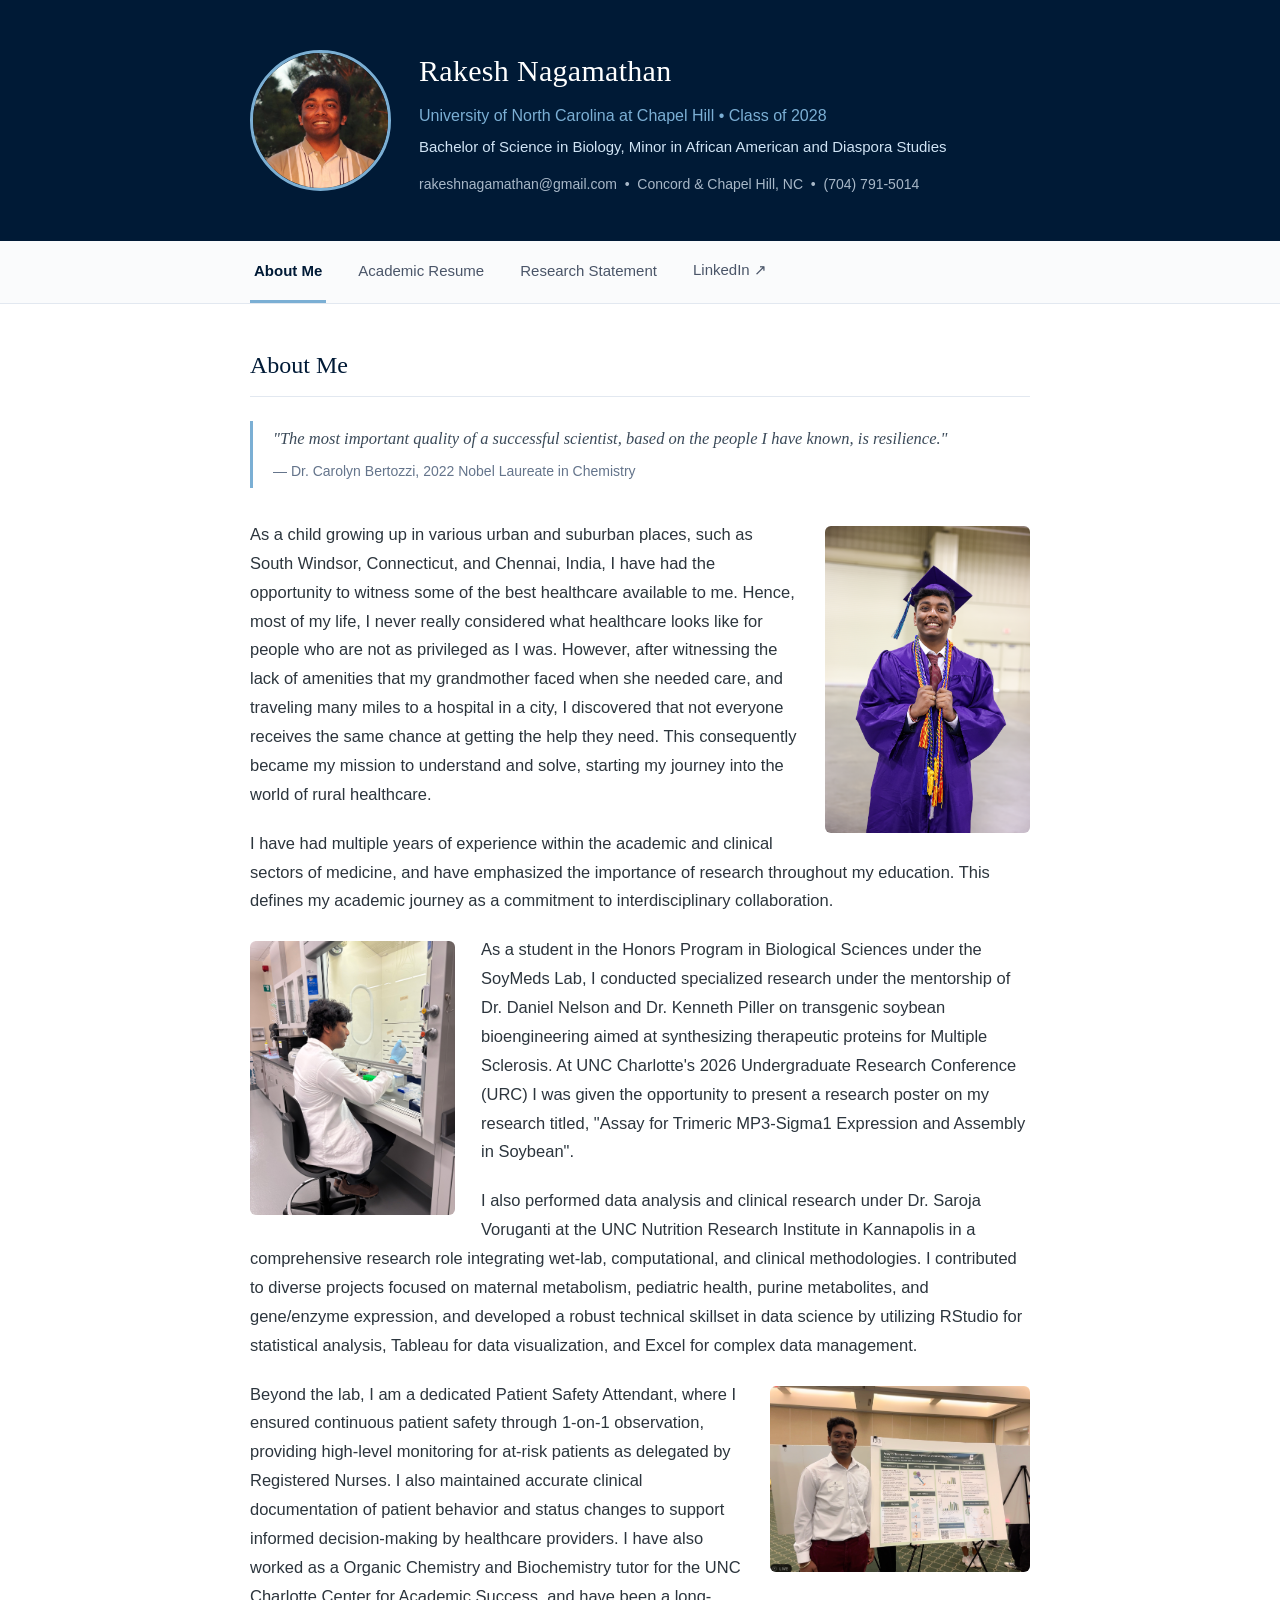
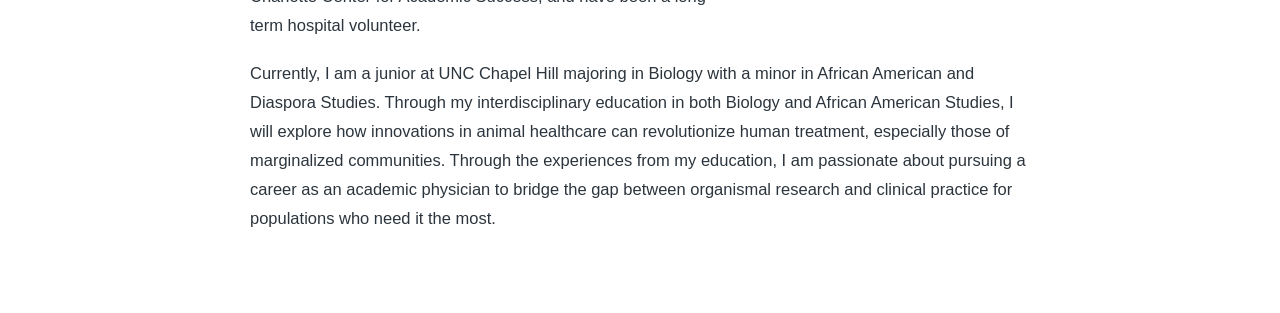
<file: index.html>
<!DOCTYPE html>
<html lang="en">
<head>
    <meta charset="UTF-8">
    <meta name="viewport" content="width=device-width, initial-scale=1.0">
    <title>Rakesh Nagamathan - Academic Portfolio</title>
    <style>
        body {
            font-family: 'Calibri', 'Segoe UI', Arial, sans-serif;
            background: #ffffff;
            color: #2c353d;
            margin: 0;
            line-height: 1.75;
        }

        h1, h2, .quote-box {
            font-family: 'Georgia', serif;
        }

        /* Clean Header */
        header {
            background: #001A36;
            color: white;
            padding: 45px 20px;
        }

        .container {
            max-width: 780px;
            margin: 0 auto;
        }

        .profile-container {
            display: flex;
            align-items: center;
            gap: 28px;
        }

        .profile-img {
            width: 135px;
            height: 135px;
            border-radius: 50%;
            border: 3px solid #7BAFD4;
            object-fit: cover;
        }

        h1 {
            margin: 0;
            font-size: 30px;
            font-weight: normal;
            letter-spacing: 0.3px;
        }

        .class-year {
            color: #7BAFD4;
            font-size: 16px;
            display: block;
            margin-top: 4px;
        }

        .subtitle {
            color: #d0e4f5;
            margin-top: 4px;
            font-size: 15px;
        }

        .contact-info {
            font-size: 14px;
            margin-top: 12px;
            color: #a8b8c8;
        }

        /* Minimalist Underline Navigation */
        nav {
            border-bottom: 1px solid #e2e8f0;
            background: #fafbfc;
        }

        .nav-inner {
            display: flex;
            gap: 28px;
            padding: 0 20px;
        }

        .nav-btn {
            font-family: inherit;
            background: none;
            border: none;
            border-bottom: 3px solid transparent;
            color: #4a5568;
            padding: 16px 4px;
            font-size: 15px;
            cursor: pointer;
            text-decoration: none;
            transition: color 0.2s, border-color 0.2s;
        }

        .nav-btn:hover {
            color: #001A36;
        }

        .nav-btn.active {
            color: #001A36;
            font-weight: bold;
            border-bottom-color: #7BAFD4;
        }

        /* Main Content */
        main {
            padding: 40px 20px 60px;
        }

        h2 {
            color: #001A36;
            font-size: 24px;
            font-weight: normal;
            margin: 0 0 24px;
            padding-bottom: 10px;
            border-bottom: 1px solid #e2e8f0;
        }

        p {
            font-size: 16.5px;
            margin: 0 0 20px;
        }

        /* Clean Editorial Quote */
        .quote-box {
            border-left: 3px solid #7BAFD4;
            padding: 4px 0 4px 20px;
            margin: 0 0 32px;
            font-style: italic;
            color: #3b4a59;
            font-size: 16.5px;
        }

        .quote-author {
            font-family: 'Calibri', 'Segoe UI', Arial, sans-serif;
            font-style: normal;
            color: #64748b;
            display: block;
            margin-top: 6px;
            font-size: 14px;
        }

        /* Subtle Floated Images */
        .float-right, .float-left {
            width: 205px;
            border-radius: 6px;
        }
        .float-right { float: right; margin: 6px 0 18px 26px; }
        .float-left { float: left; margin: 6px 26px 18px 0; }
        .poster-img { width: 260px; }

        /* Tabs & PDF */
        .tab-section { display: none; }
        .tab-section.active { display: block; }

        iframe {
            width: 100%;
            height: 720px;
            border: 1px solid #e2e8f0;
            border-radius: 6px;
        }

        footer {
            text-align: center;
            padding: 30px 20px;
            font-size: 13.5px;
            color: #718096;
            border-top: 1px solid #edf2f7;
        }

        @media (max-width: 600px) {
            .profile-container { flex-direction: column; text-align: center; }
            .nav-inner { justify-content: center; flex-wrap: wrap; gap: 16px; }
            .float-right, .float-left, .poster-img { float: none; display: block; margin: 20px auto; width: 100%; max-width: 280px; }
        }
    </style>
</head>
<body>

    <header>
        <div class="container profile-container">
            <img src="edited-photo.png" alt="Rakesh Nagamathan Profile Photo" class="profile-img">
            <div>
                <h1>Rakesh Nagamathan</h1>
                <span class="class-year">University of North Carolina at Chapel Hill • Class of 2028</span>
                <div class="subtitle">Bachelor of Science in Biology, Minor in African American and Diaspora Studies</div>
                <div class="contact-info">
                    rakeshnagamathan@gmail.com &nbsp;•&nbsp; Concord &amp; Chapel Hill, NC &nbsp;•&nbsp; (704) 791-5014
                </div>
            </div>
        </div>
    </header>

    <nav>
        <div class="container nav-inner">
            <button class="nav-btn active" onclick="openTab('about', this)">About Me</button>
            <button class="nav-btn" onclick="openTab('resume', this)">Academic Resume</button>
            <button class="nav-btn" onclick="openTab('research', this)">Research Statement</button>
            <a href="https://www.linkedin.com/in/rakesh-nagamathan" target="_blank" class="nav-btn">LinkedIn ↗</a>
        </div>
    </nav>

    <main class="container">
        <!-- 1. ABOUT ME -->
        <section id="about" class="tab-section active">
            <h2>About Me</h2>
            <div class="quote-box">
                "The most important quality of a successful scientist, based on the people I have known, is resilience."
                <span class="quote-author">— Dr. Carolyn Bertozzi, 2022 Nobel Laureate in Chemistry</span>
            </div>

            <img src="IMG_0567 2.JPG" alt="Rakesh Nagamathan Graduation" class="float-right">
            <p>
As a child growing up in various urban and suburban places, such as South Windsor, Connecticut, and Chennai, India, I have had the opportunity to witness some of the best healthcare available to me. Hence, most of my life, I never really considered what healthcare looks like for people who are not as privileged as I was. However, after witnessing the lack of amenities that my grandmother faced when she needed care, and traveling many miles to a hospital in a city, I discovered that not everyone receives the same chance at getting the help they need. This consequently became my mission to understand and solve, starting my journey into the world of rural healthcare.          
  </p>
            <p>
I have had multiple years of experience within the academic and clinical sectors of medicine, and have emphasized the importance of research throughout my education. This defines my academic journey as a commitment to interdisciplinary collaboration. 
            </p>
            <img src="IMG_1037.JPEG" alt="Rakesh Working in Wet Lab" class="float-left">
            <p>
As a student in the Honors Program in Biological Sciences under the SoyMeds Lab, I conducted specialized research under the mentorship of Dr. Daniel Nelson and Dr. Kenneth Piller on transgenic soybean bioengineering aimed at synthesizing therapeutic proteins for Multiple Sclerosis. At UNC Charlotte's 2026 Undergraduate Research Conference (URC) I was given the opportunity to present a research poster on my research titled, "Assay for Trimeric MP3-Sigma1 Expression and Assembly in Soybean". 
            </p>

            <p>
I also performed data analysis and clinical research under Dr. Saroja Voruganti at the UNC Nutrition Research Institute in Kannapolis in a comprehensive research role integrating wet-lab, computational, and clinical methodologies. I contributed to diverse projects focused on maternal metabolism, pediatric health, purine metabolites, and gene/enzyme expression, and developed a robust technical skillset in data science by utilizing RStudio for statistical analysis, Tableau for data visualization, and Excel for complex data management. 
            </p>

            <img src="pic.png" alt="Rakesh Presenting Research Poster at URC" class="float-right poster-img">

            <p>
Beyond the lab, I am a dedicated Patient Safety Attendant, where I ensured continuous patient safety through 1-on-1 observation, providing high-level monitoring for at-risk patients as delegated by Registered Nurses. I also maintained accurate clinical documentation of patient behavior and status changes to support informed decision-making by healthcare providers. I have also worked as a Organic Chemistry and Biochemistry tutor for the UNC Charlotte Center for Academic Success, and have been a long-term hospital volunteer. 

            </p>
            <p>
Currently, I am a junior at UNC Chapel Hill majoring in Biology with a minor in African American and Diaspora Studies. Through my interdisciplinary education in both Biology and African American Studies, I will explore how innovations in animal healthcare can revolutionize human treatment, especially those of marginalized communities. Through the experiences from my education, I am passionate about pursuing a career as an academic physician to bridge the gap between organismal research and clinical practice for populations who need it the most.
            </p>



        </section>

        <!-- 2. RESUME -->
        <section id="resume" class="tab-section">
            <h2>Academic Resume</h2>
            <iframe src="resume.pdf"></iframe>
        </section>

        <!-- 3. RESEARCH STATEMENT -->
        <section id="research" class="tab-section">
            <h2>Research Statement</h2>
            <div class="quote-box">
                "I think a career in science inevitably teaches someone how to cope with failure."
                <span class="quote-author">— Dr. Carolyn Bertozzi, 2022 Nobel Laureate in Chemistry</span>
            </div>

            <p>
                Throughout my undergraduate career, I have developed an extensive array of skills across numerous disciplines in order to maintain the competencies required to succeed in scientific research in my future career. I began my journey as an undergraduate researcher in UNC Charlotte’s Epidemiology and Community Health Department alongside Dr. Rafael Vieira in a wet lab, field, and computational lab setting. I participated in field sampling across Mecklenburg County, collecting ticks, deer spleens, and deer keds, and learned the identification of all major North Carolina tick species and pathogens. Additionally, I performed multiple wet-lab procedures, including tick imaging, DNA/RNA extractions, nested and regular PCR, and gel electrophoresis.
            </p>

            <p>
                With this basis of research, I was able to expand my skills into the clinical sector, where I conducted research in UNC Chapel Hill's Nutrition Research Institute under Dr. Saroja Voruganti in a wet lab, computational lab, and clinical lab setting. I had the unique opportunity to work on projects involving children’s health, gene and enzyme expression, and maternal metabolism. Moreover, I learned how to use Tableau for data visualization, R Studio for data analysis, and Microsoft Excel to organize and collect data. Also, I performed wet-lab procedures including protein assays, PCR, blood aliquoting, and cell culture. Finally, I shadowed participants in a clinical setting and understood the process of participation in a study.
            </p>

            <p>
                My interest in human health and applications of molecular biology led me to begin my Honors Thesis research in UNC Charlotte’s Biology Department under Dr. Daniel Nelson on a transgenic soybean project. My focus was on expressing a therapeutic protein for multiple sclerosis in soybean plants for future animal testing. I worked with complex scientific literature and learned how to communicate scientific information in a digestible manner, while also perfecting protein assay methods and procedures in the wet lab.
            </p>

            <p>
                Working on projects involving childhood obesity and children’s health in Dr. Voruganti’s Lab, and developing my own research and honors thesis involving immunology and molecular biology in the SoyMeds lab inspired me to continue research in Pediatric Infectious Diseases at UNC Chapel Hill, where I joined the Darville Lab to work on finding a suitable vaccine against <em>Chlamydia trachomatis</em>. <em>C. trachomatis</em> is an obligate intracellular bacterium, globally recognized as the most common sexually transmitted bacterium in the world. 75–80% of females and 65–70% of males that contract Chlamydia are asymptomatic, consequently allowing for increased transmission due to a lack of accurate diagnosis. Sexually active adolescents who contract and are diagnosed with Chlamydia administer antibiotics such as Doxycycline and Azithromycin, both of which do not prevent reinfection cycles or promote herd immunity. Overall, due to its increased incidence rates, there becomes a need to develop a cure that permanently prevents its transmission between hosts.
            </p>

            <p>
                According to Dr. Toni Darville, technologies and “molecular approaches” within the last 15 years have helped progress the development of a vaccine that can act against “chlamydia[l]” infection. The Darville lab has recently developed a conjugated vaccine, CPAF-STG1151, which has shown promising results in mouse models through intramuscular administration, characterized by lower bacterial burden and variable gross pathology. In my honors thesis in the Darville lab, I want to investigate how different routes of administration, such as intravaginal and transcervical routes, can affect the efficacy of the vaccine. Through my past experience and honors thesis, I will have developed a deep understanding of research, and will be able to continue performing and involving myself in the field of medicine, which is dependent on the development of newer approaches to solve long-lasting ailments.
            </p>

           <h2>Published Work</h2>
            <p>
                Read my published work on Breast Cancer Hub: <a href="https://www.breastcancerhub.org/breast-cancer/about-breast-cancer-in-asia" target="_blank">About Breast Cancer in Asia ↗</a>
            </p>
            <p>
                Watch one of my TEDx Talks: <a href="https://www.youtube.com/watch?v=gmJ4N-Fkcug" target="_blank">TEDx Talk: Diversity and Inclusion for the Modern Audience ↗</a>
            </p>

            <h2>Research Poster</h2>
            <iframe src="poster.pdf"></iframe>
        </section>
    </main>

    <script>
        function openTab(tabId, btn) {
            document.querySelectorAll('.tab-section, .nav-btn').forEach(el => el.classList.remove('active'));
            document.getElementById(tabId).classList.add('active');
            btn.classList.add('active');
        }
    </script>
</body>
</html>
</file>
